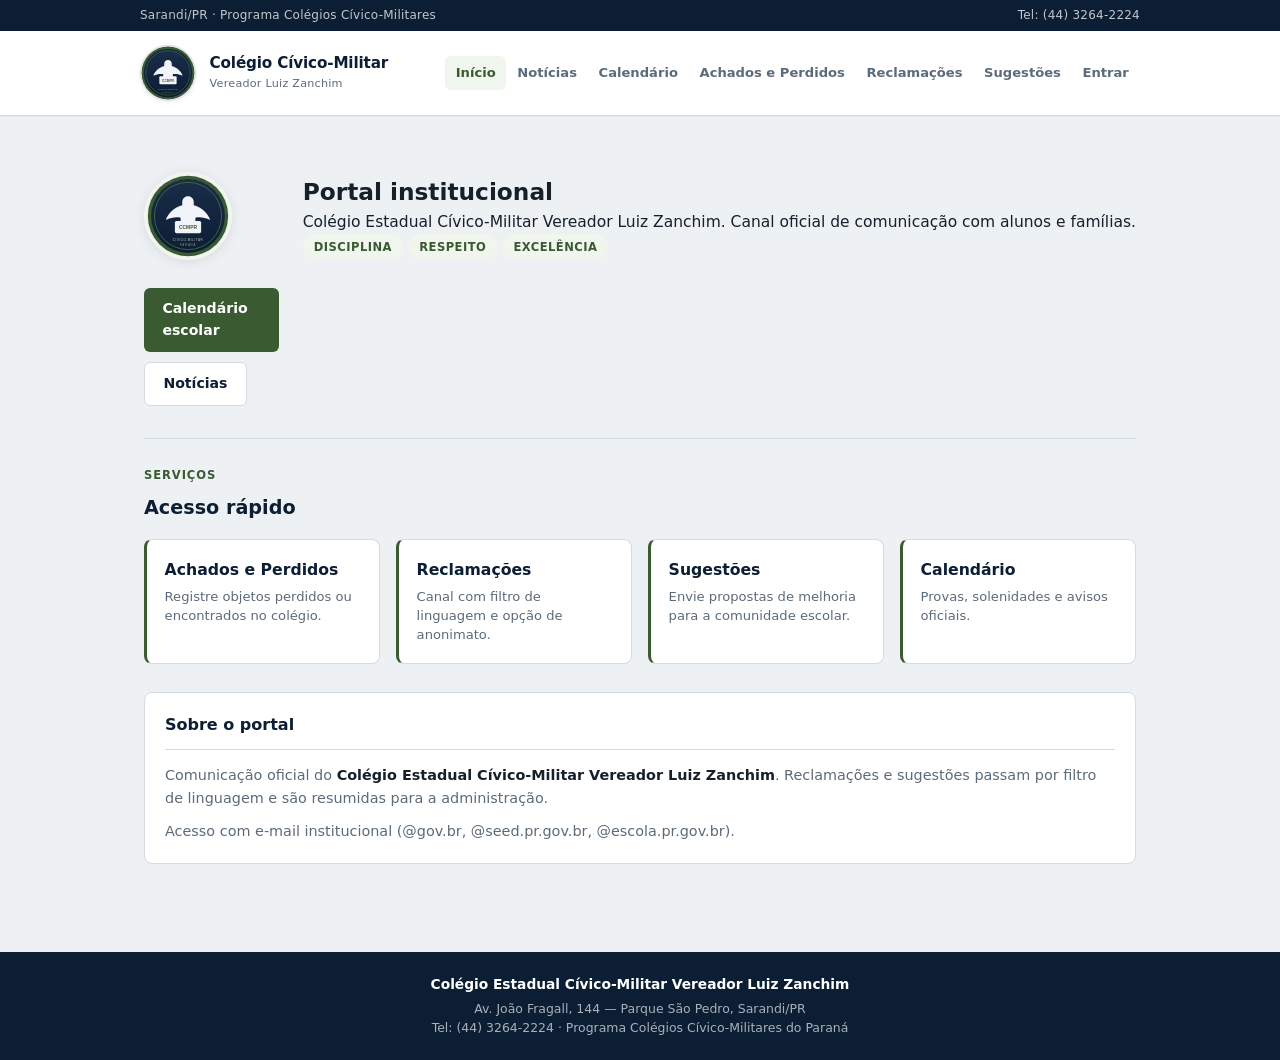
<file: index.html>
<!DOCTYPE html>
<html lang="pt-BR">
<head>
  <meta charset="UTF-8" />
  <meta name="viewport" content="width=device-width, initial-scale=1.0" />
  <title>Colégio Estadual Cívico-Militar Vereador Luiz Zanchim</title>
  <link rel="stylesheet" href="css/logo.css" />
  <link rel="stylesheet" href="css/style.css" />
</head>
<body>
  <div class="topbar">
    <div class="topbar-inner">
      <span>Sarandi/PR · Programa Colégios Cívico-Militares</span>
      <span>Tel: (44) 3264-2224</span>
    </div>
  </div>
  <header class="header">
    <div class="header-inner">
      <a href="index.html" class="logo-area">
        <div class="logo-mark" role="img" aria-label="Logo do Colégio Cívico-Militar"></div>
        <div class="logo-text">
          <strong>Colégio Cívico-Militar</strong>
          <span>Vereador Luiz Zanchim</span>
        </div>
      </a>
      <button class="hamburger" id="hamburger" aria-label="Menu"><span></span><span></span><span></span></button>
      <nav class="nav" id="nav">
        <ul>
          <li><a href="index.html" class="active">Início</a></li>
          <li><a href="noticias.html">Notícias</a></li>
          <li><a href="calendario.html">Calendário</a></li>
          <li><a href="achados.html">Achados e Perdidos</a></li>
          <li><a href="reclamacoes.html">Reclamações</a></li>
          <li><a href="sugestoes.html">Sugestões</a></li>
          <li class="divider"></li>
          <li id="nav-admin" class="hidden"><a href="admin.html">Painel Admin</a></li>
          <li id="nav-login"><a href="login.html">Entrar</a></li>
          <li><button class="btn btn-sm btn-secondary hidden" id="btn-logout" style="width:100%;margin-top:.35rem">Sair</button></li>
        </ul>
        <div class="user-info hidden" id="user-info"></div>
      </nav>
    </div>
  </header>
  <div class="overlay" id="overlay"></div>
  <main class="main">
    <section class="hero">
      <div class="hero-logo" role="img" aria-label="Brasão CCMPR"></div>
      <div class="hero-body">
        <h1>Portal institucional</h1>
        <p>Colégio Estadual Cívico-Militar Vereador Luiz Zanchim. Canal oficial de comunicação com alunos e famílias.</p>
        <div class="hero-pills">
          <span class="pill">Disciplina</span>
          <span class="pill">Respeito</span>
          <span class="pill">Excelência</span>
        </div>
      </div>
      <div class="hero-actions">
        <a href="calendario.html" class="btn btn-primary">Calendário escolar</a>
        <a href="noticias.html" class="btn btn-secondary">Notícias</a>
      </div>
    </section>
    <p class="section-label">Serviços</p>
    <h2 class="section-title">Acesso rápido</h2>
    <div class="features">
      <a href="achados.html" class="feature-card"><h3>Achados e Perdidos</h3><p>Registre objetos perdidos ou encontrados no colégio.</p></a>
      <a href="reclamacoes.html" class="feature-card"><h3>Reclamações</h3><p>Canal com filtro de linguagem e opção de anonimato.</p></a>
      <a href="sugestoes.html" class="feature-card"><h3>Sugestões</h3><p>Envie propostas de melhoria para a comunidade escolar.</p></a>
      <a href="calendario.html" class="feature-card"><h3>Calendário</h3><p>Provas, solenidades e avisos oficiais.</p></a>
    </div>
    <div class="card">
      <div class="card-header"><h2 class="card-title">Sobre o portal</h2></div>
      <p class="info-block">Comunicação oficial do <strong>Colégio Estadual Cívico-Militar Vereador Luiz Zanchim</strong>. Reclamações e sugestões passam por filtro de linguagem e são resumidas para a administração.</p>
      <p class="info-block" style="margin-top:.6rem">Acesso com e-mail institucional (@gov.br, @seed.pr.gov.br, @escola.pr.gov.br).</p>
    </div>
  </main>
  <footer class="footer">
    <strong>Colégio Estadual Cívico-Militar Vereador Luiz Zanchim</strong>
    Av. João Fragall, 144 — Parque São Pedro, Sarandi/PR<br>
    Tel: (44) 3264-2224 · Programa Colégios Cívico-Militares do Paraná
  </footer>
  <script src="js/app.js"></script>
</body>
</html>
</file>
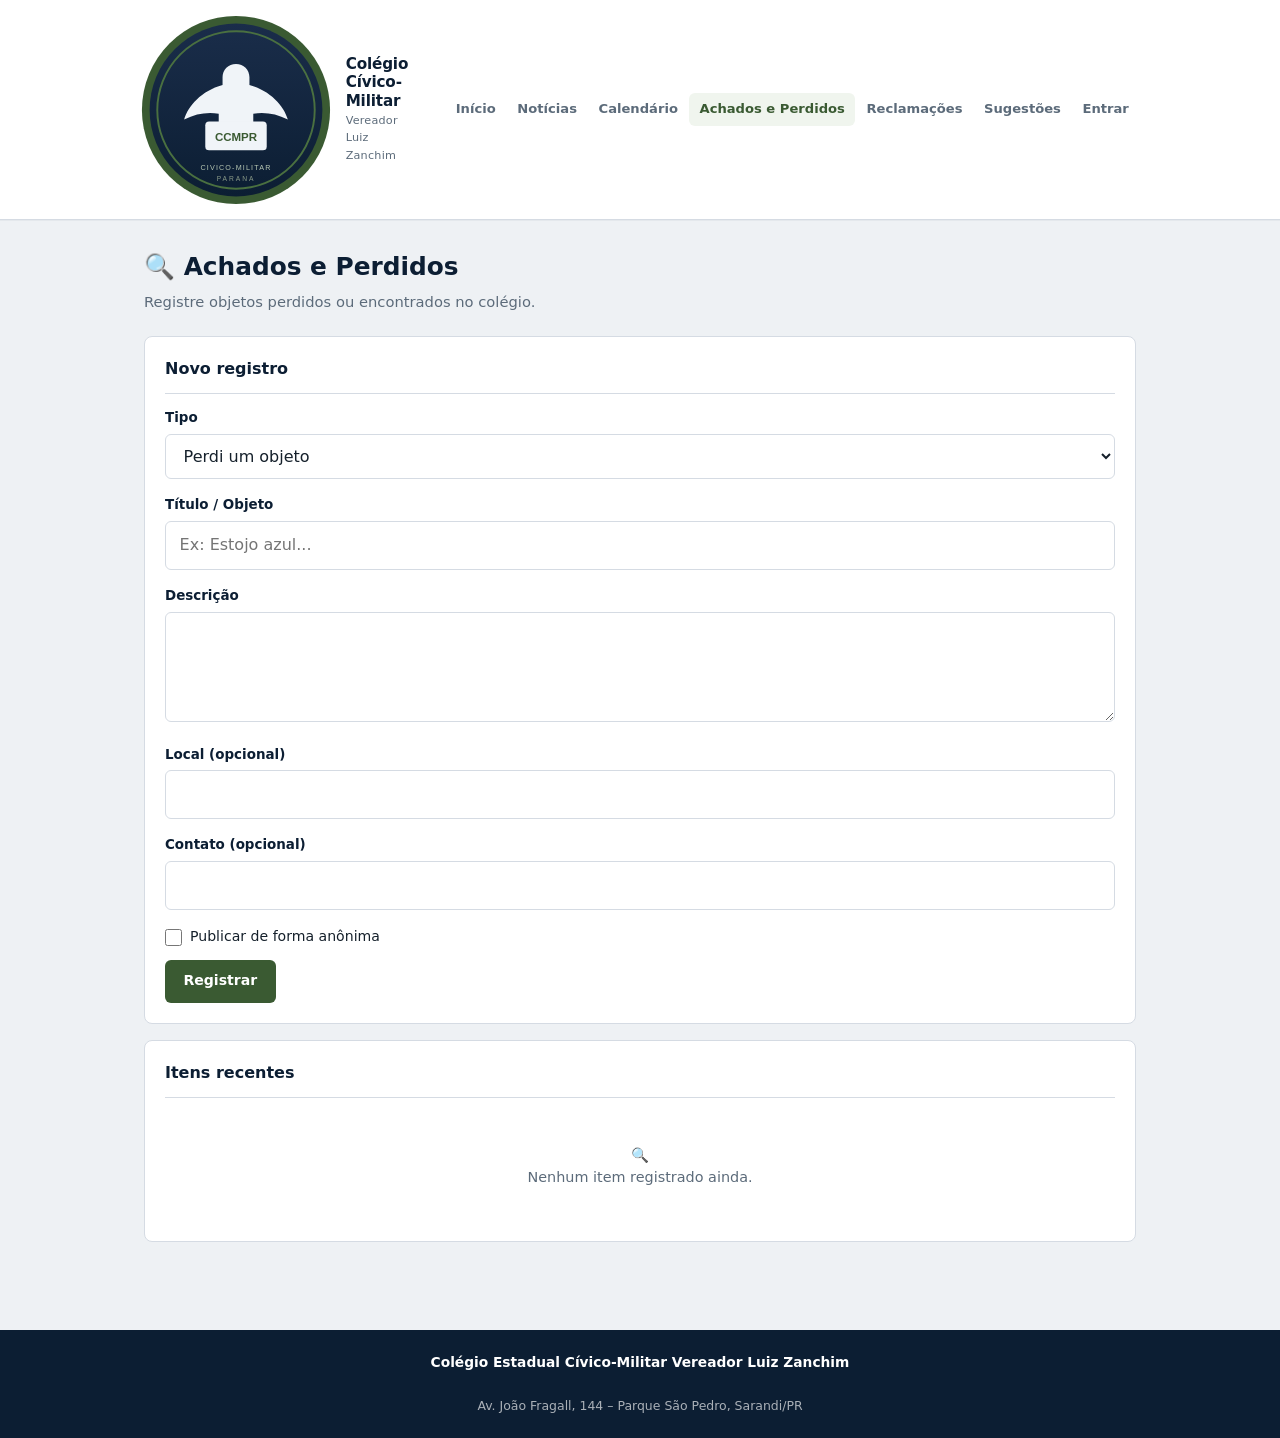
<file: achados.html>
<!DOCTYPE html>
<html lang="pt-BR">
<head>
  <meta charset="UTF-8" />
  <meta name="viewport" content="width=device-width, initial-scale=1.0" />
  <title>Achados e Perdidos | CCM Vereador Luiz Zanchim</title>
  <link rel="stylesheet" href="css/style.css" />
  <link rel="icon" href="assets/logo.svg" />
</head>
<body>
  <header class="header">
    <div class="header-inner">
      <a href="index.html" class="logo-area">
        <img src="assets/logo.svg" alt="Logo CCMPR" />
        <div class="logo-text"><strong>Colégio Cívico-Militar</strong><span>Vereador Luiz Zanchim</span></div>
      </a>
      <button class="hamburger" id="hamburger" aria-label="Menu"><span></span><span></span><span></span></button>
      <nav class="nav" id="nav">
        <ul>
          <li><a href="index.html">Início</a></li>
          <li><a href="noticias.html">Notícias</a></li>
          <li><a href="calendario.html">Calendário</a></li>
          <li><a href="achados.html" class="active">Achados e Perdidos</a></li>
          <li><a href="reclamacoes.html">Reclamações</a></li>
          <li><a href="sugestoes.html">Sugestões</a></li>
          <li class="divider"></li>
          <li id="nav-admin" class="hidden"><a href="admin.html">Painel Admin</a></li>
          <li id="nav-login"><a href="login.html">Entrar</a></li>
          <li><button class="btn btn-sm btn-outline hidden" id="btn-logout" style="width:100%;margin-top:.5rem;border-color:rgba(255,255,255,.4);color:white">Sair</button></li>
        </ul>
        <div class="user-info hidden" id="user-info"></div>
      </nav>
    </div>
  </header>
  <div class="overlay" id="overlay"></div>
  <main class="main">
    <h1 class="page-title">🔍 Achados e Perdidos</h1>
    <p class="page-subtitle">Registre objetos perdidos ou encontrados no colégio.</p>
    <div class="card">
      <div class="card-header"><h2 class="card-title">Novo registro</h2></div>
      <form id="form-lostfound">
        <div class="form-group"><label for="lf-type">Tipo</label>
          <select id="lf-type" required><option value="perdido">Perdi um objeto</option><option value="achado">Encontrei um objeto</option></select>
        </div>
        <div class="form-group"><label for="lf-title">Título / Objeto</label><input type="text" id="lf-title" placeholder="Ex: Estojo azul..." required maxlength="80" /></div>
        <div class="form-group"><label for="lf-desc">Descrição</label><textarea id="lf-desc" required></textarea><div class="filter-warning" id="lf-warning"></div></div>
        <div class="form-group"><label for="lf-location">Local (opcional)</label><input type="text" id="lf-location" maxlength="60" /></div>
        <div class="form-group"><label for="lf-contact">Contato (opcional)</label><input type="text" id="lf-contact" maxlength="60" /></div>
        <div class="checkbox-row"><input type="checkbox" id="lf-anon" /><label for="lf-anon">Publicar de forma anônima</label></div>
        <button type="submit" class="btn btn-primary">Registrar</button>
      </form>
    </div>
    <div class="card"><div class="card-header"><h2 class="card-title">Itens recentes</h2></div><div class="item-list" id="lostfound-list"></div></div>
  </main>
  <footer class="footer"><strong>Colégio Estadual Cívico-Militar Vereador Luiz Zanchim</strong><br>Av. João Fragall, 144 – Parque São Pedro, Sarandi/PR</footer>
  <script src="js/app.js"></script>
</body>
</html>
</file>
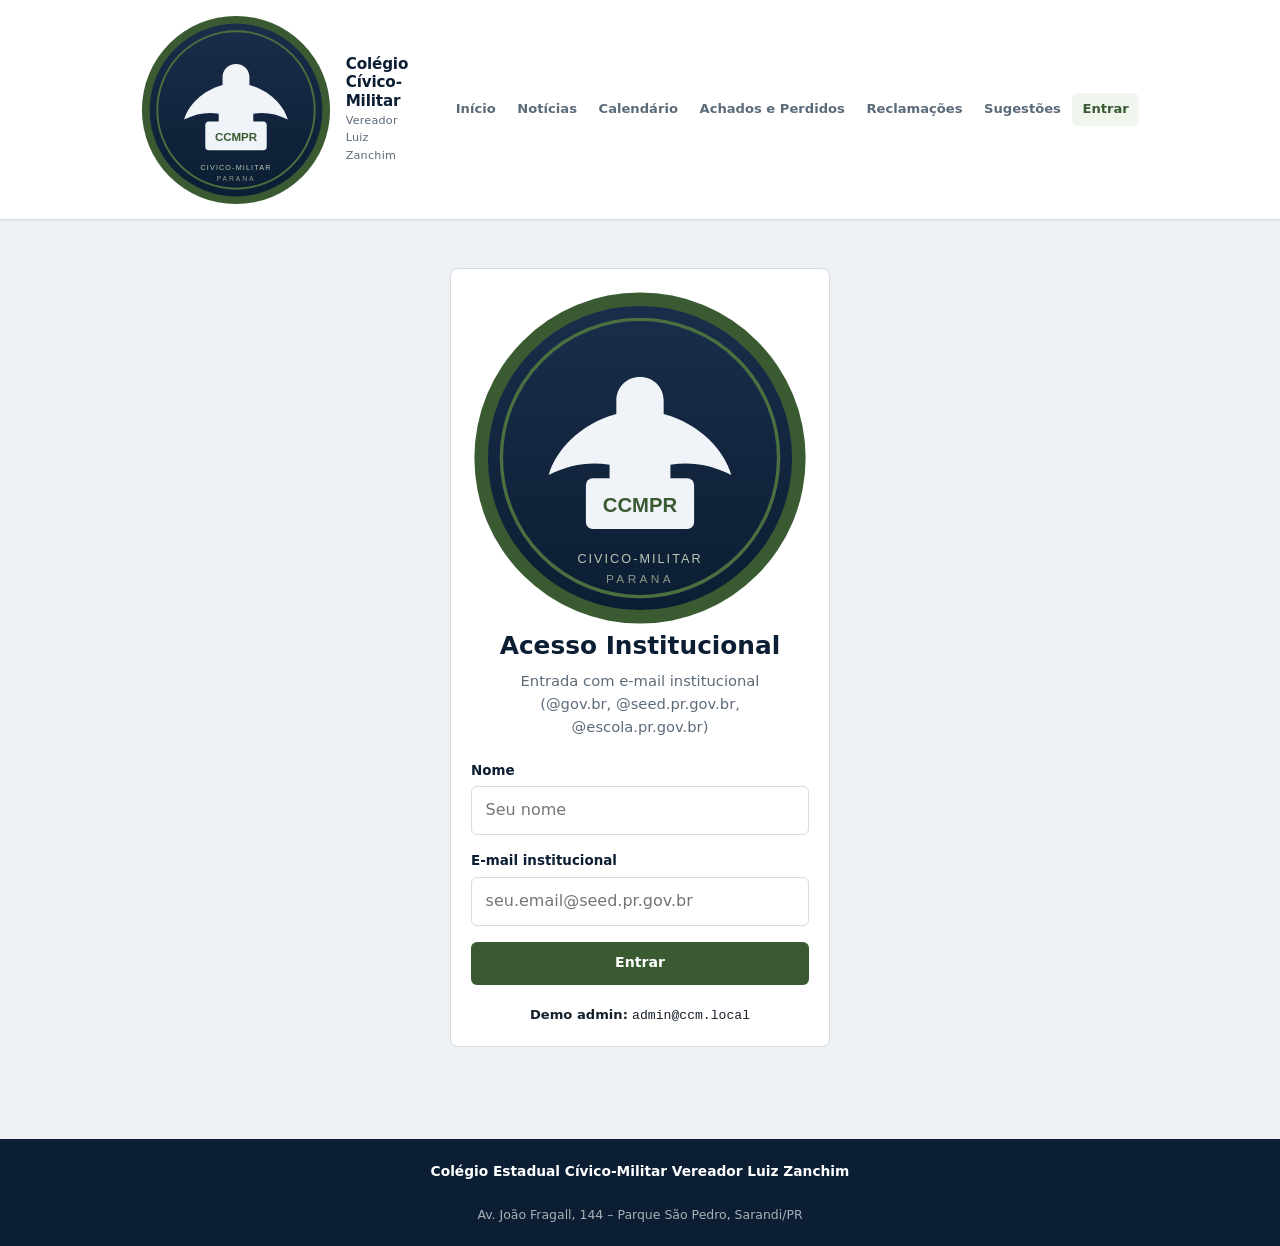
<file: admin.html>
<!DOCTYPE html>
<html lang="pt-BR">
<head>
  <meta charset="UTF-8" />
  <meta name="viewport" content="width=device-width, initial-scale=1.0" />
  <title>Painel Admin | CCM Vereador Luiz Zanchim</title>
  <link rel="stylesheet" href="css/style.css" />
  <link rel="icon" href="assets/logo.svg" />
</head>
<body>
  <header class="header">
    <div class="header-inner">
      <a href="index.html" class="logo-area">
        <img src="assets/logo.svg" alt="Logo CCMPR" />
        <div class="logo-text"><strong>Colégio Cívico-Militar</strong><span>Vereador Luiz Zanchim</span></div>
      </a>
      <button class="hamburger" id="hamburger" aria-label="Menu"><span></span><span></span><span></span></button>
      <nav class="nav" id="nav">
        <ul>
          <li><a href="index.html">Início</a></li>
          <li><a href="noticias.html">Notícias</a></li>
          <li><a href="calendario.html">Calendário</a></li>
          <li><a href="achados.html">Achados e Perdidos</a></li>
          <li><a href="reclamacoes.html">Reclamações</a></li>
          <li><a href="sugestoes.html">Sugestões</a></li>
          <li class="divider"></li>
          <li id="nav-admin"><a href="admin.html" class="active">Painel Admin</a></li>
          <li id="nav-login" class="hidden"><a href="login.html">Entrar</a></li>
          <li><button class="btn btn-sm btn-outline" id="btn-logout" style="width:100%;margin-top:.5rem;border-color:rgba(255,255,255,.4);color:white">Sair</button></li>
        </ul>
        <div class="user-info" id="user-info"></div>
      </nav>
    </div>
  </header>
  <div class="overlay" id="overlay"></div>
  <main class="main">
    <h1 class="page-title">⚙️ Painel do Administrador</h1>
    <p class="page-subtitle">Resumo automático das reclamações e sugestões.</p>
    <div class="admin-summary">
      <h3>🤖 Resumo gerado por IA</h3>
      <div class="summary-box" id="ai-summary">Carregando...</div>
      <div class="stats-row" id="admin-stats"></div>
    </div>
    <div class="card"><div class="card-header"><h2 class="card-title">Reclamações recebidas</h2></div><div class="item-list" id="complaints-list"></div></div>
    <div class="card"><div class="card-header"><h2 class="card-title">Sugestões recebidas</h2></div><div class="item-list" id="suggestions-list"></div></div>
  </main>
  <footer class="footer"><strong>Colégio Estadual Cívico-Militar Vereador Luiz Zanchim</strong><br>Av. João Fragall, 144 – Parque São Pedro, Sarandi/PR</footer>
  <script src="js/app.js"></script>
  <script>
    document.addEventListener('DOMContentLoaded', () => {
      const user = JSON.parse(localStorage.getItem('ccm_user') || 'null');
      if (!user || !user.isAdmin) {
        alert('Acesso restrito. Faça login com admin@ccm.local');
        location.href = 'login.html';
      }
    });
  </script>
</body>
</html>
</file>
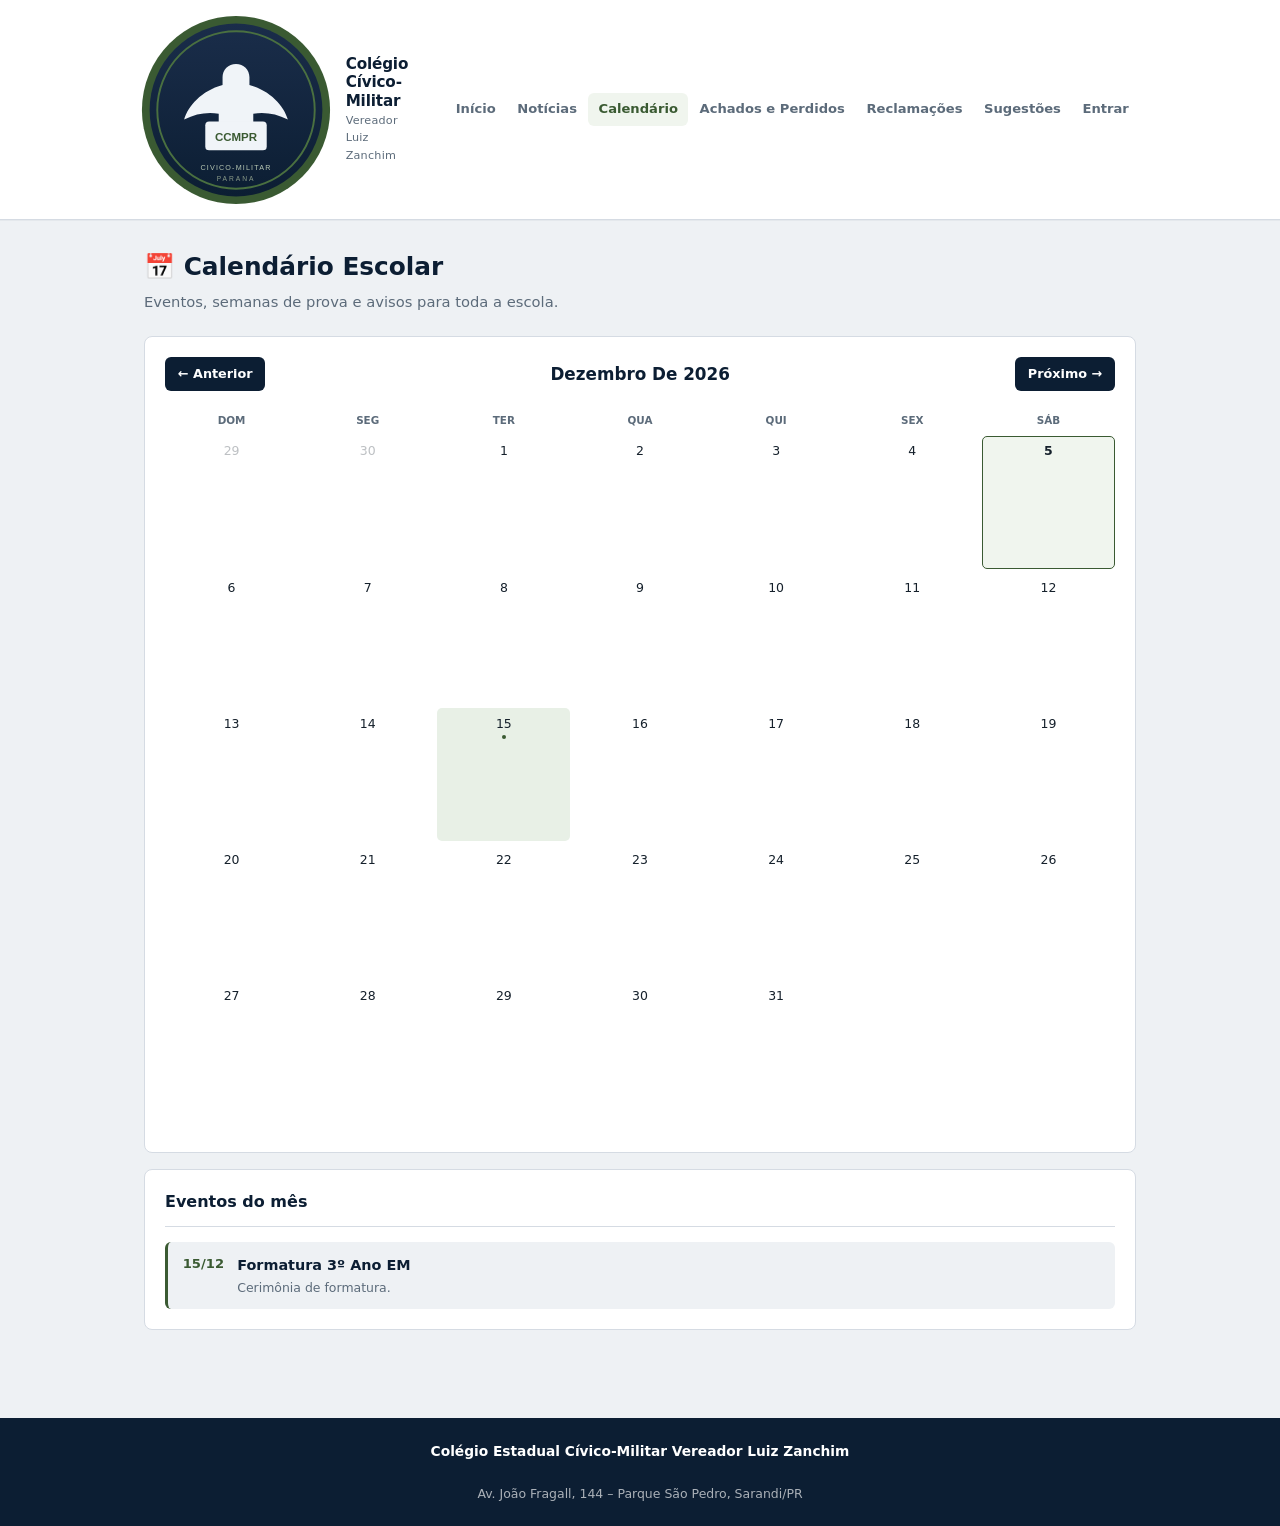
<file: calendario.html>
<!DOCTYPE html>
<html lang="pt-BR">
<head>
  <meta charset="UTF-8" />
  <meta name="viewport" content="width=device-width, initial-scale=1.0" />
  <title>Calendário Escolar | CCM Vereador Luiz Zanchim</title>
  <link rel="stylesheet" href="css/style.css" />
  <link rel="icon" href="assets/logo.svg" />
</head>
<body>
  <header class="header">
    <div class="header-inner">
      <a href="index.html" class="logo-area">
        <img src="assets/logo.svg" alt="Logo CCMPR" />
        <div class="logo-text">
          <strong>Colégio Cívico-Militar</strong>
          <span>Vereador Luiz Zanchim</span>
        </div>
      </a>
      <button class="hamburger" id="hamburger" aria-label="Menu">
        <span></span><span></span><span></span>
      </button>
      <nav class="nav" id="nav">
        <ul>
          <li><a href="index.html">Início</a></li>
          <li><a href="noticias.html">Notícias</a></li>
          <li><a href="calendario.html" class="active">Calendário</a></li>
          <li><a href="achados.html">Achados e Perdidos</a></li>
          <li><a href="reclamacoes.html">Reclamações</a></li>
          <li><a href="sugestoes.html">Sugestões</a></li>
          <li class="divider"></li>
          <li id="nav-admin" class="hidden"><a href="admin.html">Painel Admin</a></li>
          <li id="nav-login"><a href="login.html">Entrar</a></li>
          <li><button class="btn btn-sm btn-outline hidden" id="btn-logout" style="width:100%;margin-top:0.5rem;border-color:rgba(255,255,255,0.4);color:white">Sair</button></li>
        </ul>
        <div class="user-info hidden" id="user-info"></div>
      </nav>
    </div>
  </header>
  <div class="overlay" id="overlay"></div>
  <main class="main">
    <h1 class="page-title">📅 Calendário Escolar</h1>
    <p class="page-subtitle">Eventos, semanas de prova e avisos para toda a escola.</p>
    <div class="card">
      <div class="calendar-nav">
        <button class="btn btn-sm btn-navy" onclick="changeMonth(-1)">← Anterior</button>
        <h2 id="cal-month-title">Mês</h2>
        <button class="btn btn-sm btn-navy" onclick="changeMonth(1)">Próximo →</button>
      </div>
      <div class="calendar-grid" id="calendar-grid"></div>
    </div>
    <div class="card">
      <div class="card-header"><h2 class="card-title">Eventos do mês</h2></div>
      <div class="event-list" id="event-list"></div>
    </div>
  </main>
  <footer class="footer">
    <strong>Colégio Estadual Cívico-Militar Vereador Luiz Zanchim</strong><br>
    Av. João Fragall, 144 – Parque São Pedro, Sarandi/PR
  </footer>
  <script src="js/app.js"></script>
</body>
</html>
</file>
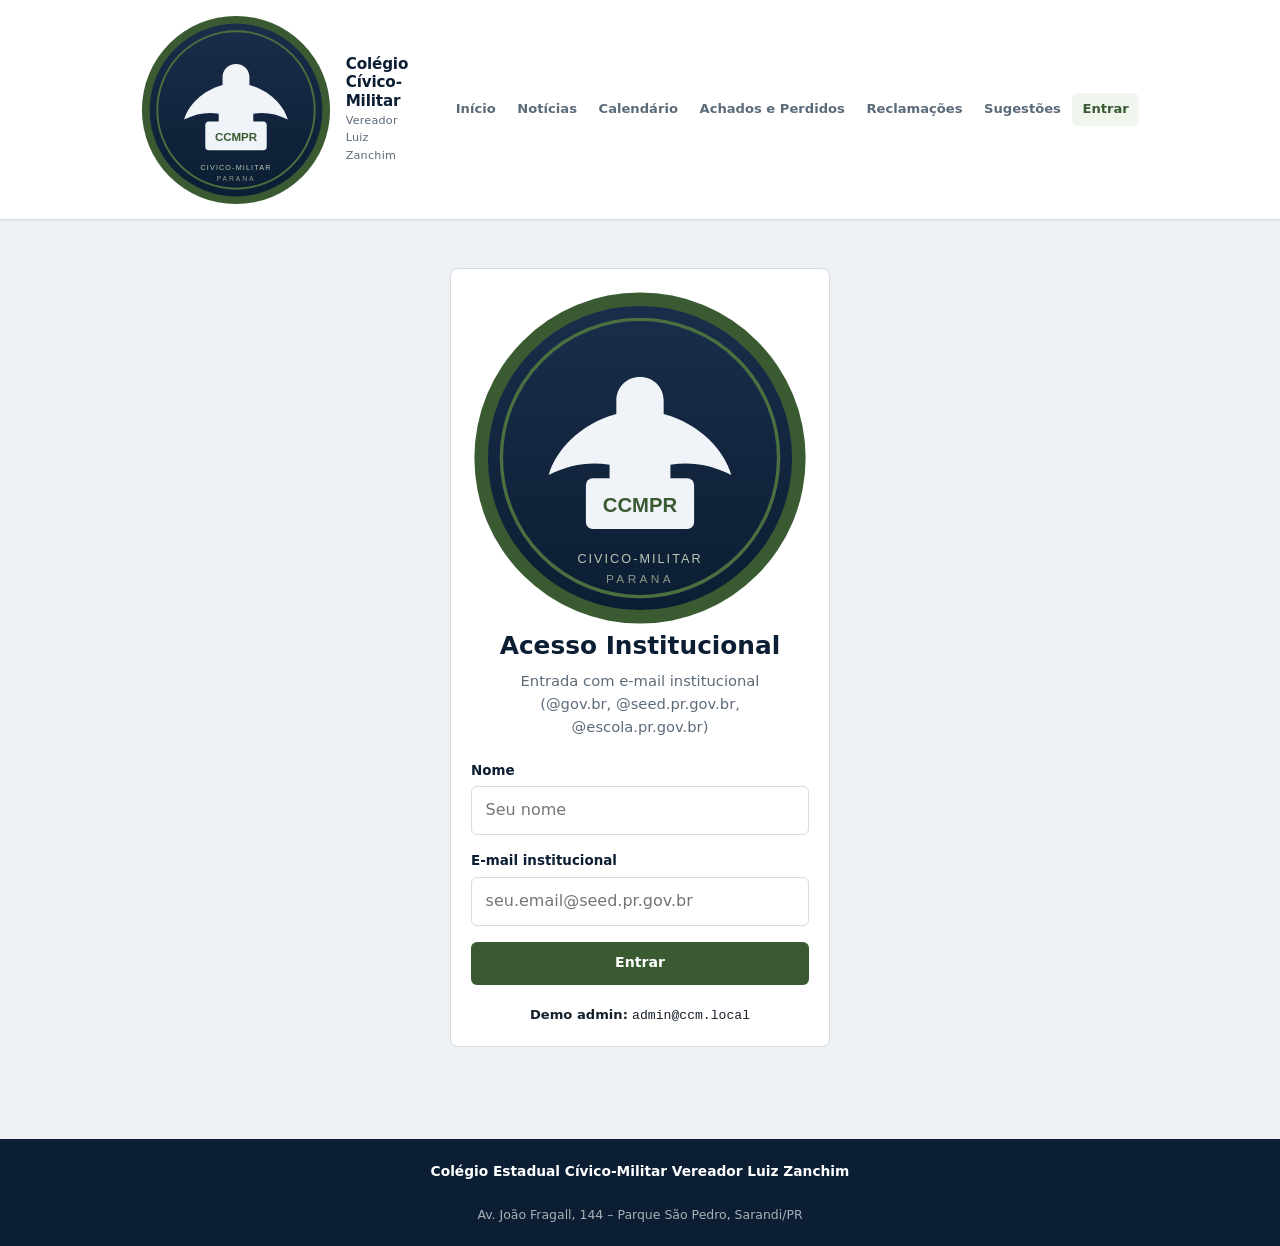
<file: login.html>
<!DOCTYPE html>
<html lang="pt-BR">
<head>
  <meta charset="UTF-8" />
  <meta name="viewport" content="width=device-width, initial-scale=1.0" />
  <title>Entrar | CCM Vereador Luiz Zanchim</title>
  <link rel="stylesheet" href="css/style.css" />
  <link rel="icon" href="assets/logo.svg" />
</head>
<body>
  <header class="header">
    <div class="header-inner">
      <a href="index.html" class="logo-area">
        <img src="assets/logo.svg" alt="Logo CCMPR" />
        <div class="logo-text"><strong>Colégio Cívico-Militar</strong><span>Vereador Luiz Zanchim</span></div>
      </a>
      <button class="hamburger" id="hamburger" aria-label="Menu"><span></span><span></span><span></span></button>
      <nav class="nav" id="nav">
        <ul>
          <li><a href="index.html">Início</a></li>
          <li><a href="noticias.html">Notícias</a></li>
          <li><a href="calendario.html">Calendário</a></li>
          <li><a href="achados.html">Achados e Perdidos</a></li>
          <li><a href="reclamacoes.html">Reclamações</a></li>
          <li><a href="sugestoes.html">Sugestões</a></li>
          <li class="divider"></li>
          <li id="nav-admin" class="hidden"><a href="admin.html">Painel Admin</a></li>
          <li id="nav-login"><a href="login.html" class="active">Entrar</a></li>
          <li><button class="btn btn-sm btn-outline hidden" id="btn-logout" style="width:100%;margin-top:.5rem;border-color:rgba(255,255,255,.4);color:white">Sair</button></li>
        </ul>
        <div class="user-info hidden" id="user-info"></div>
      </nav>
    </div>
  </header>
  <div class="overlay" id="overlay"></div>
  <main class="main">
    <div class="login-box card">
      <img src="assets/logo.svg" alt="Logo" />
      <h1 class="page-title" style="justify-content:center">Acesso Institucional</h1>
      <p class="page-subtitle" style="text-align:center">Entrada com e-mail institucional<br>(@gov.br, @seed.pr.gov.br, @escola.pr.gov.br)</p>
      <form id="form-login">
        <div class="form-group" style="text-align:left"><label for="login-name">Nome</label><input type="text" id="login-name" placeholder="Seu nome" maxlength="60" /></div>
        <div class="form-group" style="text-align:left"><label for="login-email">E-mail institucional</label><input type="email" id="login-email" placeholder="seu.email@seed.pr.gov.br" required /></div>
        <button type="submit" class="btn btn-primary" style="width:100%">Entrar</button>
      </form>
      <p style="margin-top:1.25rem;font-size:.82rem;color:var(--gray)"><strong>Demo admin:</strong> <code>admin@ccm.local</code></p>
    </div>
  </main>
  <footer class="footer"><strong>Colégio Estadual Cívico-Militar Vereador Luiz Zanchim</strong><br>Av. João Fragall, 144 – Parque São Pedro, Sarandi/PR</footer>
  <script src="js/app.js"></script>
</body>
</html>
</file>
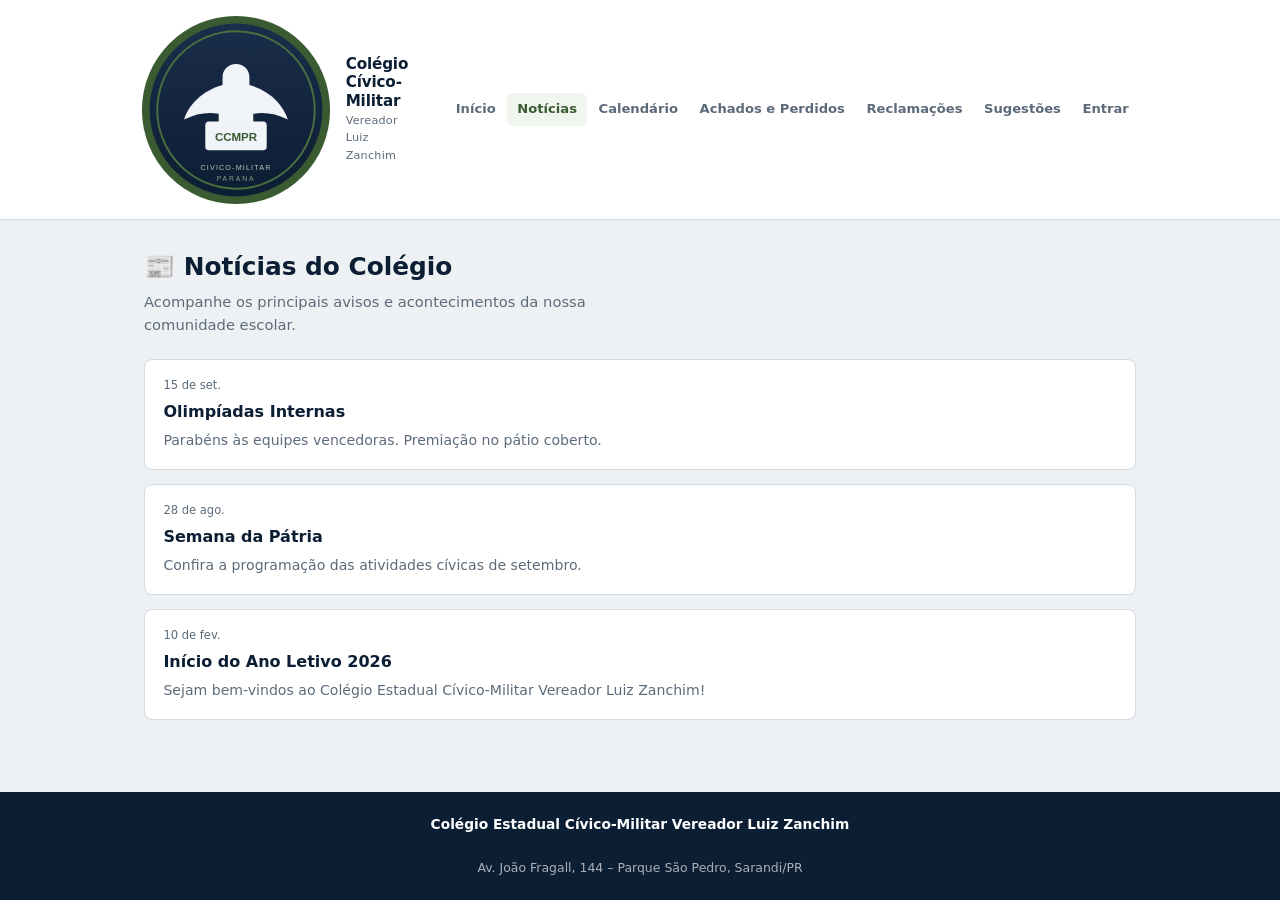
<file: noticias.html>
<!DOCTYPE html>
<html lang="pt-BR">
<head>
  <meta charset="UTF-8" />
  <meta name="viewport" content="width=device-width, initial-scale=1.0" />
  <title>Notícias | CCM Vereador Luiz Zanchim</title>
  <link rel="stylesheet" href="css/style.css" />
  <link rel="icon" href="assets/logo.svg" />
</head>
<body>
  <header class="header">
    <div class="header-inner">
      <a href="index.html" class="logo-area">
        <img src="assets/logo.svg" alt="Logo CCMPR" />
        <div class="logo-text">
          <strong>Colégio Cívico-Militar</strong>
          <span>Vereador Luiz Zanchim</span>
        </div>
      </a>
      <button class="hamburger" id="hamburger" aria-label="Menu">
        <span></span><span></span><span></span>
      </button>
      <nav class="nav" id="nav">
        <ul>
          <li><a href="index.html">Início</a></li>
          <li><a href="noticias.html" class="active">Notícias</a></li>
          <li><a href="calendario.html">Calendário</a></li>
          <li><a href="achados.html">Achados e Perdidos</a></li>
          <li><a href="reclamacoes.html">Reclamações</a></li>
          <li><a href="sugestoes.html">Sugestões</a></li>
          <li class="divider"></li>
          <li id="nav-admin" class="hidden"><a href="admin.html">Painel Admin</a></li>
          <li id="nav-login"><a href="login.html">Entrar</a></li>
          <li><button class="btn btn-sm btn-outline hidden" id="btn-logout" style="width:100%;margin-top:0.5rem;border-color:rgba(255,255,255,0.4);color:white">Sair</button></li>
        </ul>
        <div class="user-info hidden" id="user-info"></div>
      </nav>
    </div>
  </header>
  <div class="overlay" id="overlay"></div>

  <main class="main">
    <h1 class="page-title">📰 Notícias do Colégio</h1>
    <p class="page-subtitle">Acompanhe os principais avisos e acontecimentos da nossa comunidade escolar.</p>

    <div class="news-grid" id="news-list">
    </div>
  </main>

  <footer class="footer">
    <strong>Colégio Estadual Cívico-Militar Vereador Luiz Zanchim</strong><br>
    Av. João Fragall, 144 – Parque São Pedro, Sarandi/PR
  </footer>

  <script src="js/app.js"></script>
</body>
</html>
</file>
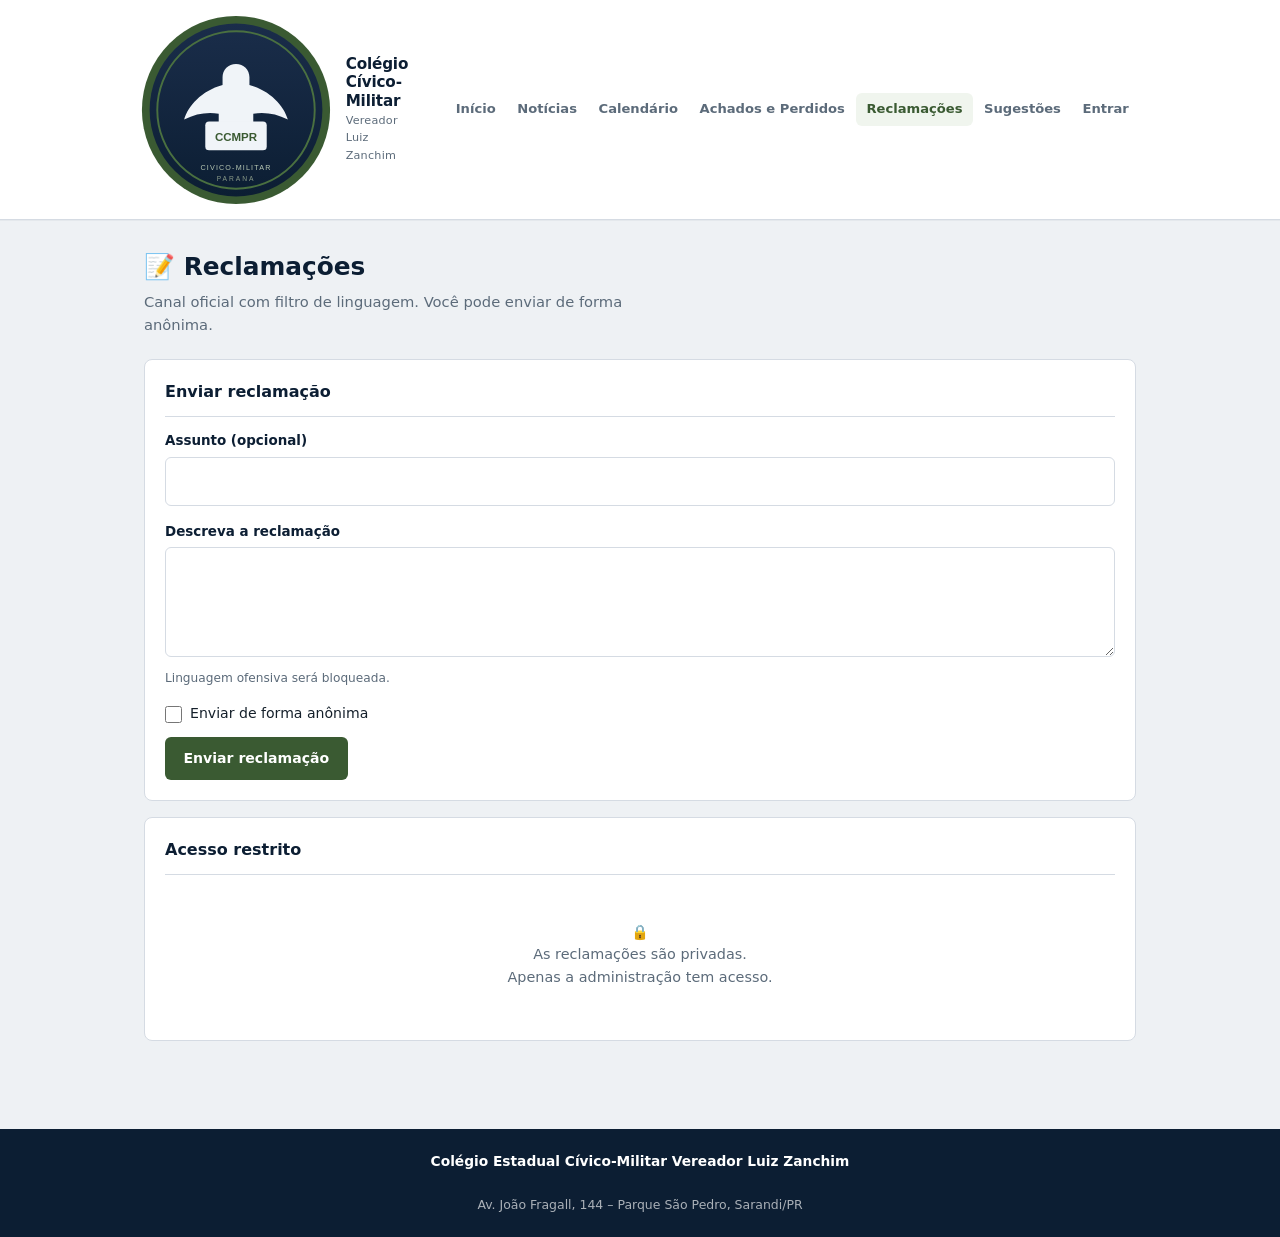
<file: reclamacoes.html>
<!DOCTYPE html>
<html lang="pt-BR">
<head>
  <meta charset="UTF-8" />
  <meta name="viewport" content="width=device-width, initial-scale=1.0" />
  <title>Reclamações | CCM Vereador Luiz Zanchim</title>
  <link rel="stylesheet" href="css/style.css" />
  <link rel="icon" href="assets/logo.svg" />
</head>
<body>
  <header class="header">
    <div class="header-inner">
      <a href="index.html" class="logo-area">
        <img src="assets/logo.svg" alt="Logo CCMPR" />
        <div class="logo-text"><strong>Colégio Cívico-Militar</strong><span>Vereador Luiz Zanchim</span></div>
      </a>
      <button class="hamburger" id="hamburger" aria-label="Menu"><span></span><span></span><span></span></button>
      <nav class="nav" id="nav">
        <ul>
          <li><a href="index.html">Início</a></li>
          <li><a href="noticias.html">Notícias</a></li>
          <li><a href="calendario.html">Calendário</a></li>
          <li><a href="achados.html">Achados e Perdidos</a></li>
          <li><a href="reclamacoes.html" class="active">Reclamações</a></li>
          <li><a href="sugestoes.html">Sugestões</a></li>
          <li class="divider"></li>
          <li id="nav-admin" class="hidden"><a href="admin.html">Painel Admin</a></li>
          <li id="nav-login"><a href="login.html">Entrar</a></li>
          <li><button class="btn btn-sm btn-outline hidden" id="btn-logout" style="width:100%;margin-top:.5rem;border-color:rgba(255,255,255,.4);color:white">Sair</button></li>
        </ul>
        <div class="user-info hidden" id="user-info"></div>
      </nav>
    </div>
  </header>
  <div class="overlay" id="overlay"></div>
  <main class="main">
    <h1 class="page-title">📝 Reclamações</h1>
    <p class="page-subtitle">Canal oficial com filtro de linguagem. Você pode enviar de forma anônima.</p>
    <div class="card">
      <div class="card-header"><h2 class="card-title">Enviar reclamação</h2></div>
      <form id="form-complaint">
        <div class="form-group"><label for="comp-subject">Assunto (opcional)</label><input type="text" id="comp-subject" maxlength="80" /></div>
        <div class="form-group"><label for="comp-text">Descreva a reclamação</label><textarea id="comp-text" required></textarea><div class="filter-warning" id="comp-warning"></div><p class="form-hint">Linguagem ofensiva será bloqueada.</p></div>
        <div class="checkbox-row"><input type="checkbox" id="comp-anon" /><label for="comp-anon">Enviar de forma anônima</label></div>
        <button type="submit" class="btn btn-primary">Enviar reclamação</button>
      </form>
    </div>
    <div class="card"><div class="card-header"><h2 class="card-title">Acesso restrito</h2></div><div id="complaints-list"></div></div>
  </main>
  <footer class="footer"><strong>Colégio Estadual Cívico-Militar Vereador Luiz Zanchim</strong><br>Av. João Fragall, 144 – Parque São Pedro, Sarandi/PR</footer>
  <script src="js/app.js"></script>
</body>
</html>
</file>
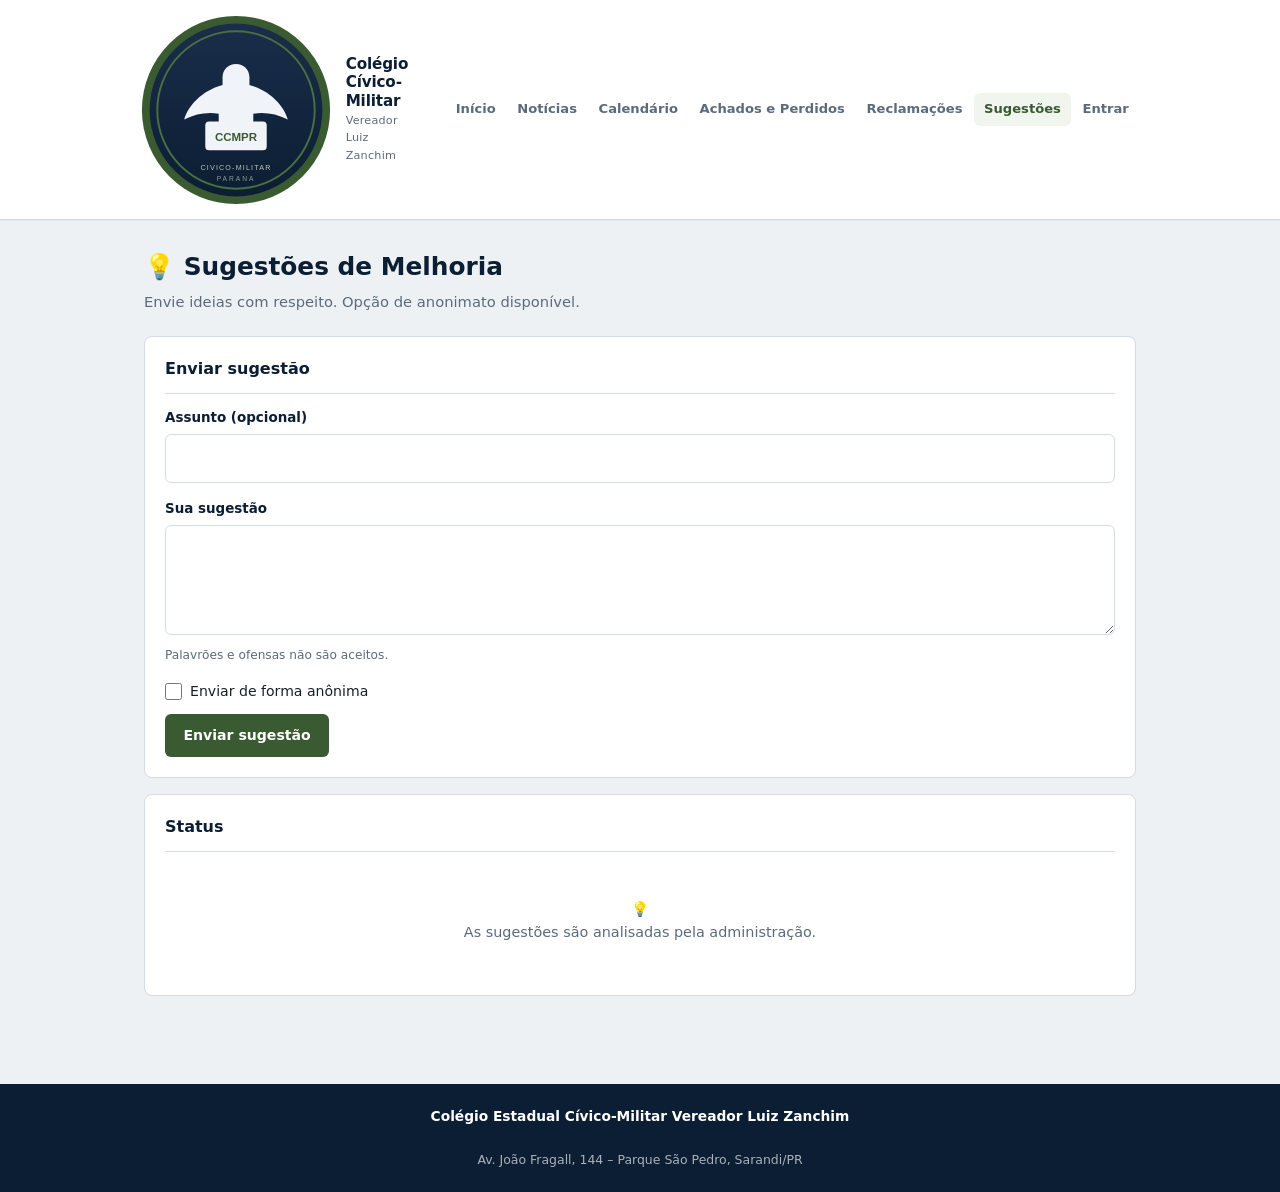
<file: sugestoes.html>
<!DOCTYPE html>
<html lang="pt-BR">
<head>
  <meta charset="UTF-8" />
  <meta name="viewport" content="width=device-width, initial-scale=1.0" />
  <title>Sugestões | CCM Vereador Luiz Zanchim</title>
  <link rel="stylesheet" href="css/style.css" />
  <link rel="icon" href="assets/logo.svg" />
</head>
<body>
  <header class="header">
    <div class="header-inner">
      <a href="index.html" class="logo-area">
        <img src="assets/logo.svg" alt="Logo CCMPR" />
        <div class="logo-text"><strong>Colégio Cívico-Militar</strong><span>Vereador Luiz Zanchim</span></div>
      </a>
      <button class="hamburger" id="hamburger" aria-label="Menu"><span></span><span></span><span></span></button>
      <nav class="nav" id="nav">
        <ul>
          <li><a href="index.html">Início</a></li>
          <li><a href="noticias.html">Notícias</a></li>
          <li><a href="calendario.html">Calendário</a></li>
          <li><a href="achados.html">Achados e Perdidos</a></li>
          <li><a href="reclamacoes.html">Reclamações</a></li>
          <li><a href="sugestoes.html" class="active">Sugestões</a></li>
          <li class="divider"></li>
          <li id="nav-admin" class="hidden"><a href="admin.html">Painel Admin</a></li>
          <li id="nav-login"><a href="login.html">Entrar</a></li>
          <li><button class="btn btn-sm btn-outline hidden" id="btn-logout" style="width:100%;margin-top:.5rem;border-color:rgba(255,255,255,.4);color:white">Sair</button></li>
        </ul>
        <div class="user-info hidden" id="user-info"></div>
      </nav>
    </div>
  </header>
  <div class="overlay" id="overlay"></div>
  <main class="main">
    <h1 class="page-title">💡 Sugestões de Melhoria</h1>
    <p class="page-subtitle">Envie ideias com respeito. Opção de anonimato disponível.</p>
    <div class="card">
      <div class="card-header"><h2 class="card-title">Enviar sugestão</h2></div>
      <form id="form-suggestion">
        <div class="form-group"><label for="sug-subject">Assunto (opcional)</label><input type="text" id="sug-subject" maxlength="80" /></div>
        <div class="form-group"><label for="sug-text">Sua sugestão</label><textarea id="sug-text" required></textarea><div class="filter-warning" id="sug-warning"></div><p class="form-hint">Palavrões e ofensas não são aceitos.</p></div>
        <div class="checkbox-row"><input type="checkbox" id="sug-anon" /><label for="sug-anon">Enviar de forma anônima</label></div>
        <button type="submit" class="btn btn-primary">Enviar sugestão</button>
      </form>
    </div>
    <div class="card"><div class="card-header"><h2 class="card-title">Status</h2></div><div id="suggestions-list"></div></div>
  </main>
  <footer class="footer"><strong>Colégio Estadual Cívico-Militar Vereador Luiz Zanchim</strong><br>Av. João Fragall, 144 – Parque São Pedro, Sarandi/PR</footer>
  <script src="js/app.js"></script>
</body>
</html>
</file>
<file: css/logo.css>
:root{--logo:url("[data-uri]
</file>
<file: css/style.css>
/* Portal CCM Luiz Zanchim — layout institucional */
:root {
  --navy: #0c1e33;
  --navy-2: #16324f;
  --olive: #3a5a32;
  --olive-2: #4a7040;
  --olive-bg: #f0f5ee;
  --gold: #a8892e;
  --bg: #eef1f4;
  --surface: #ffffff;
  --text: #15202b;
  --muted: #5c6b7a;
  --line: #d5dbe3;
  --radius: 8px;
  --font: "Segoe UI", system-ui, -apple-system, "Helvetica Neue", Arial, sans-serif;
  --max: 1040px;
  --logo: url("../assets/logo.svg");
}
*,*::before,*::after{box-sizing:border-box;margin:0;padding:0}
html{scroll-behavior:smooth}
body{font-family:var(--font);background:var(--bg);color:var(--text);line-height:1.55;font-size:15.5px;min-height:100vh}
a{color:inherit;text-decoration:none}
img{max-width:100%;display:block}
ul{list-style:none}
button,input,select,textarea{font:inherit}
.topbar{background:var(--navy);color:rgba(255,255,255,.75);font-size:.75rem;letter-spacing:.02em}
.topbar-inner{max-width:var(--max);margin:0 auto;padding:.4rem 1.25rem;display:flex;justify-content:space-between;gap:1rem;flex-wrap:wrap}
.header{background:var(--surface);border-bottom:1px solid var(--line);position:sticky;top:0;z-index:1000;box-shadow:0 1px 0 rgba(12,30,51,.04)}
.header-inner{max-width:var(--max);margin:0 auto;padding:.85rem 1.25rem;display:flex;align-items:center;justify-content:space-between;gap:1rem}
.logo-area{display:flex;align-items:center;gap:.85rem;min-width:0}
.logo-mark{width:52px;height:52px;border-radius:50%;background:var(--logo) center/cover no-repeat;flex-shrink:0;border:1px solid var(--line);box-shadow:0 1px 4px rgba(0,0,0,.08)}
.logo-text strong{display:block;font-size:.95rem;font-weight:700;color:var(--navy);line-height:1.2;letter-spacing:-.01em}
.logo-text span{display:block;font-size:.7rem;color:var(--muted);margin-top:.15rem;letter-spacing:.02em}
.hamburger{width:42px;height:42px;border:1px solid var(--line);border-radius:6px;background:var(--surface);display:flex;flex-direction:column;align-items:center;justify-content:center;gap:5px;cursor:pointer}
.hamburger span{width:18px;height:2px;background:var(--navy);border-radius:1px;transition:.2s}
.hamburger.active span:nth-child(1){transform:translateY(7px) rotate(45deg)}
.hamburger.active span:nth-child(2){opacity:0}
.hamburger.active span:nth-child(3){transform:translateY(-7px) rotate(-45deg)}
.nav{position:fixed;top:0;right:-100%;width:min(290px,88vw);height:100vh;background:var(--surface);padding:4.5rem 1.1rem 2rem;transition:right .25s ease;box-shadow:-6px 0 24px rgba(0,0,0,.12);z-index:1001;overflow-y:auto}
.nav.open{right:0}
.nav ul{display:flex;flex-direction:column;gap:.15rem}
.nav a{display:flex;align-items:center;min-height:44px;padding:.65rem .9rem;border-radius:6px;font-size:.92rem;font-weight:550;color:var(--text)}
.nav a:hover,.nav a.active{background:var(--olive-bg);color:var(--olive)}
.nav .divider{height:1px;background:var(--line);margin:.55rem 0}
.nav .user-info{margin-top:1rem;padding:.85rem;background:var(--bg);border-radius:6px;font-size:.82rem;color:var(--muted)}
.overlay{position:fixed;inset:0;background:rgba(12,30,51,.4);opacity:0;visibility:hidden;transition:.2s;z-index:999}
.overlay.show{opacity:1;visibility:visible}
.main{max-width:var(--max);margin:0 auto;padding:1.5rem 1.25rem 2.75rem}
.hero{display:grid;gap:1.5rem;margin-bottom:1.75rem;padding:1.5rem 0 1.75rem;border-bottom:1px solid var(--line)}
.hero-brand{display:flex;align-items:center;gap:1.15rem}
.hero-logo{width:88px;height:88px;border-radius:50%;background:var(--logo) center/cover no-repeat;border:3px solid var(--olive-bg);box-shadow:0 2px 12px rgba(12,30,51,.1);flex-shrink:0}
.hero-copy h1{font-size:1.55rem;font-weight:750;color:var(--navy);letter-spacing:-.02em;line-height:1.2;margin-bottom:.4rem}
.hero-copy p{color:var(--muted);font-size:.92rem;max-width:420px;line-height:1.5}
.hero-meta{display:flex;flex-wrap:wrap;gap:.5rem;margin-top:.85rem}
.pill{font-size:.72rem;font-weight:650;letter-spacing:.04em;text-transform:uppercase;color:var(--olive);background:var(--olive-bg);padding:.35rem .7rem;border-radius:999px}
.hero-actions{display:flex;flex-wrap:wrap;gap:.6rem;margin-top:.25rem}
.btn{display:inline-flex;align-items:center;justify-content:center;padding:.65rem 1.15rem;border-radius:6px;font-weight:600;font-size:.88rem;cursor:pointer;border:none;min-height:42px;transition:.15s}
.btn-primary{background:var(--olive);color:#fff}.btn-primary:hover{background:var(--olive-2)}
.btn-secondary{background:var(--surface);color:var(--navy);border:1px solid var(--line)}.btn-secondary:hover{border-color:var(--olive);color:var(--olive)}
.btn-navy{background:var(--navy);color:#fff}.btn-navy:hover{background:var(--navy-2)}
.btn-sm{padding:.4rem .8rem;font-size:.8rem;min-height:34px}
.btn:disabled{opacity:.5;cursor:not-allowed}
.section-label{font-size:.72rem;font-weight:700;letter-spacing:.08em;text-transform:uppercase;color:var(--olive);margin-bottom:.5rem}
.section-title{font-size:1.2rem;font-weight:700;color:var(--navy);margin-bottom:1rem}
.features{display:grid;grid-template-columns:1fr 1fr;gap:.85rem;margin-bottom:1.75rem}
.feature-card{background:var(--surface);border:1px solid var(--line);border-radius:var(--radius);padding:1.15rem 1.1rem;transition:.15s;border-left:3px solid var(--olive)}
.feature-card:hover{box-shadow:0 4px 18px rgba(12,30,51,.08);border-color:#c5d0bc}
.feature-card h3{font-size:.98rem;font-weight:700;color:var(--navy);margin-bottom:.3rem}
.feature-card p{font-size:.82rem;color:var(--muted);line-height:1.45}
.page-title{font-size:1.4rem;font-weight:750;color:var(--navy);margin-bottom:.3rem}
.page-subtitle{color:var(--muted);font-size:.92rem;margin-bottom:1.35rem;max-width:520px}
.card{background:var(--surface);border:1px solid var(--line);border-radius:var(--radius);padding:1.25rem;margin-bottom:1rem}
.card-header{display:flex;justify-content:space-between;align-items:center;margin-bottom:.9rem;padding-bottom:.7rem;border-bottom:1px solid var(--line)}
.card-title{font-size:1rem;font-weight:700;color:var(--navy)}
.info-block{font-size:.9rem;color:var(--muted);line-height:1.6}
.info-block strong{color:var(--text)}
.form-group{margin-bottom:1rem}
.form-group label{display:block;font-weight:600;font-size:.84rem;margin-bottom:.3rem;color:var(--navy)}
.form-group input,.form-group textarea,.form-group select{width:100%;padding:.7rem .85rem;border:1px solid var(--line);border-radius:6px;font-size:1rem;background:#fff;color:var(--text)}
.form-group input:focus,.form-group textarea:focus,.form-group select:focus{outline:none;border-color:var(--olive);box-shadow:0 0 0 3px rgba(58,90,50,.12)}
.form-group textarea{min-height:110px;resize:vertical}
.form-hint{font-size:.76rem;color:var(--muted);margin-top:.25rem}
.checkbox-row{display:flex;align-items:center;gap:.5rem;margin:.75rem 0;font-size:.88rem}
.checkbox-row input{width:17px;height:17px;accent-color:var(--olive)}
.filter-warning{display:none;background:#fef2f2;border:1px solid #f0c4c4;color:#9b1c1c;padding:.65rem .8rem;border-radius:6px;font-size:.84rem;margin-top:.45rem}
.filter-warning.show{display:block}
.badge{display:inline-block;padding:.18rem .5rem;border-radius:4px;font-size:.66rem;font-weight:700;text-transform:uppercase;letter-spacing:.03em}
.badge-pending{background:#fef3c7;color:#854d0e}.badge-lost{background:#fee2e2;color:#991b1b}.badge-found{background:#dbeafe;color:#1e40af}.badge-anon{background:#e8ecf0;color:#3d4a57}
.item-list{display:flex;flex-direction:column;gap:.65rem}
.item-card{background:var(--surface);border:1px solid var(--line);border-radius:var(--radius);padding:1rem 1.05rem}
.item-card:hover{border-color:#c5d0bc}
.item-meta{display:flex;flex-wrap:wrap;gap:.35rem .9rem;font-size:.78rem;color:var(--muted);margin-top:.45rem}
.calendar-nav{display:flex;align-items:center;justify-content:space-between;gap:.5rem;margin-bottom:1rem}
.calendar-nav h2{font-size:1.05rem;font-weight:700;text-align:center;flex:1;text-transform:capitalize;color:var(--navy)}
.calendar-grid{display:grid;grid-template-columns:repeat(7,1fr);gap:3px;margin-bottom:1.2rem}
.cal-day-name{text-align:center;font-size:.65rem;font-weight:700;color:var(--muted);padding:.3rem 0;text-transform:uppercase}
.cal-day{aspect-ratio:1;display:flex;flex-direction:column;align-items:center;padding:.3rem .05rem;border-radius:5px;font-size:.78rem;background:var(--surface);border:1px solid transparent}
.cal-day.other-month{opacity:.28}.cal-day.today{border-color:var(--olive);background:var(--olive-bg);font-weight:700}.cal-day.has-event{background:#e8f0e6}
.cal-dot{width:4px;height:4px;border-radius:50%;background:var(--olive);margin-top:2px}
.event-list{display:flex;flex-direction:column;gap:.55rem}
.event-item{display:flex;gap:.8rem;padding:.75rem .9rem;background:var(--bg);border-radius:6px;border-left:3px solid var(--olive)}
.event-date{min-width:42px;text-align:center;font-weight:700;color:var(--olive);font-size:.82rem}
.event-info h4{font-size:.9rem;font-weight:650;color:var(--navy);margin-bottom:.1rem}
.event-info p{font-size:.78rem;color:var(--muted)}
.news-grid{display:grid;gap:.85rem}
.news-card{background:var(--surface);border:1px solid var(--line);border-radius:var(--radius);padding:1.1rem 1.15rem}
.news-card:hover{border-color:#c5d0bc}
.news-date{font-size:.72rem;color:var(--muted);margin-bottom:.3rem}
.news-body h3{font-size:1rem;font-weight:700;color:var(--navy);margin-bottom:.35rem}
.news-body p{font-size:.88rem;color:var(--muted);line-height:1.5}
.admin-summary{background:var(--navy);color:#fff;border-radius:var(--radius);padding:1.2rem;margin-bottom:1.15rem}
.admin-summary h3{font-size:.95rem;font-weight:650;margin-bottom:.65rem;opacity:.95}
.summary-box{background:rgba(255,255,255,.07);border-radius:6px;padding:.9rem;font-size:.88rem;line-height:1.5;border:1px solid rgba(255,255,255,.1)}
.stats-row{display:grid;grid-template-columns:repeat(3,1fr);gap:.5rem;margin-top:.9rem}
.stat-box{background:rgba(255,255,255,.07);border-radius:6px;padding:.75rem .4rem;text-align:center}
.stat-box .num{font-size:1.25rem;font-weight:700}
.stat-box .label{font-size:.65rem;opacity:.75;text-transform:uppercase;letter-spacing:.04em;margin-top:.1rem}
.empty-state{text-align:center;padding:2rem 1rem;color:var(--muted);font-size:.9rem}
.login-box{max-width:380px;margin:1.25rem auto;text-align:center}
.login-box .logo-mark{width:72px;height:72px;margin:0 auto 1rem}
.footer{background:var(--navy);color:rgba(255,255,255,.65);text-align:center;padding:1.4rem 1.25rem;font-size:.78rem;margin-top:1.5rem;line-height:1.55}
.footer strong{display:block;color:#fff;font-size:.86rem;margin-bottom:.2rem}
.hidden{display:none!important}
.flex-between{display:flex;justify-content:space-between;align-items:center;flex-wrap:wrap;gap:.55rem}
@media(min-width:768px){
  .hamburger{display:none}
  .nav{position:static;width:auto;height:auto;background:transparent;padding:0;box-shadow:none;overflow:visible}
  .nav ul{flex-direction:row;align-items:center;gap:.05rem}
  .nav a{padding:.4rem .65rem;font-size:.82rem;min-height:auto;color:var(--muted)}
  .nav a:hover,.nav a.active{background:var(--olive-bg);color:var(--olive)}
  .nav .divider,.nav .user-info{display:none}
  .hero{grid-template-columns:1fr auto;align-items:center;padding:1.75rem 0 2rem}
  .hero-copy h1{font-size:1.85rem}
  .features{grid-template-columns:repeat(4,1fr);gap:1rem}
  .main{padding:1.75rem 1.5rem 3rem}
  .page-title{font-size:1.55rem}
  .logo-mark{width:56px;height:56px}
}
@media(max-width:420px){
  .features{grid-template-columns:1fr}
  .hero-brand{flex-direction:column;text-align:center}
  .hero-actions{justify-content:center}
  .hero-meta{justify-content:center}
  .logo-text strong{font-size:.85rem}
}
</file>
